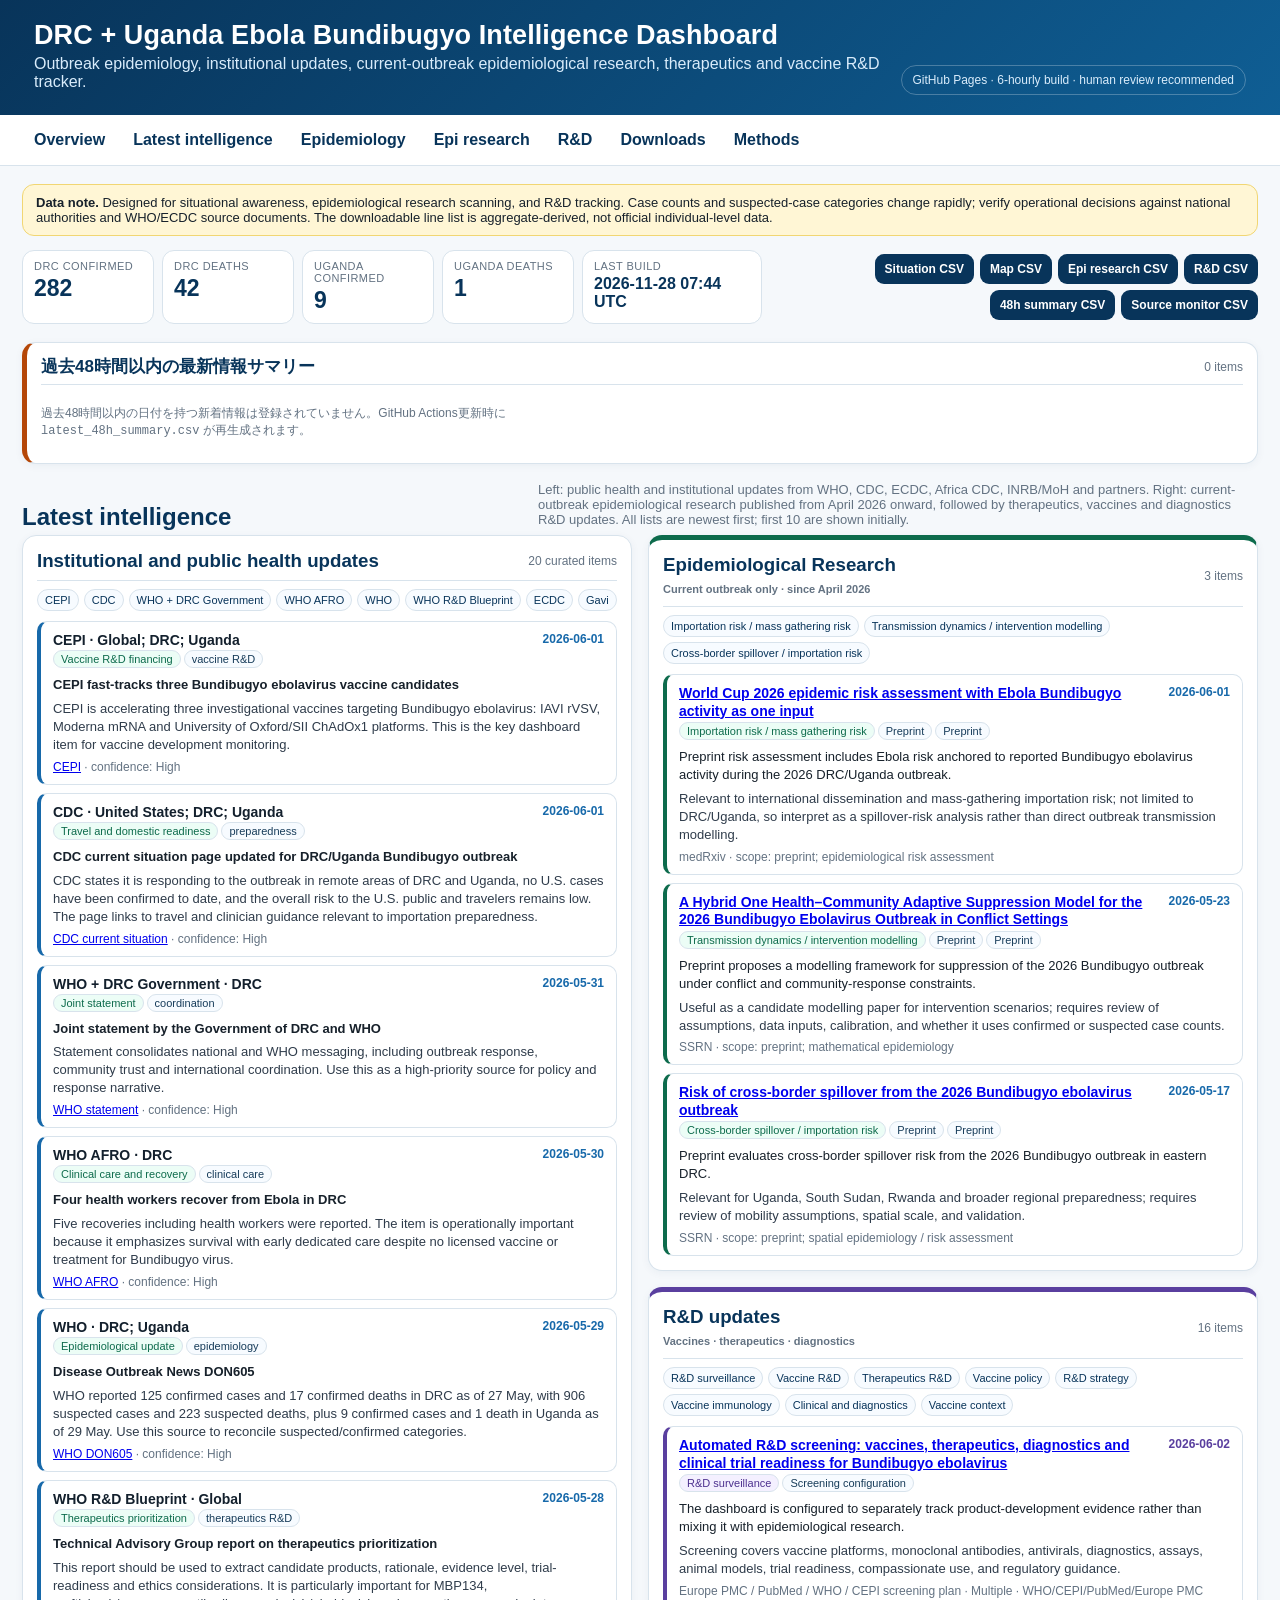
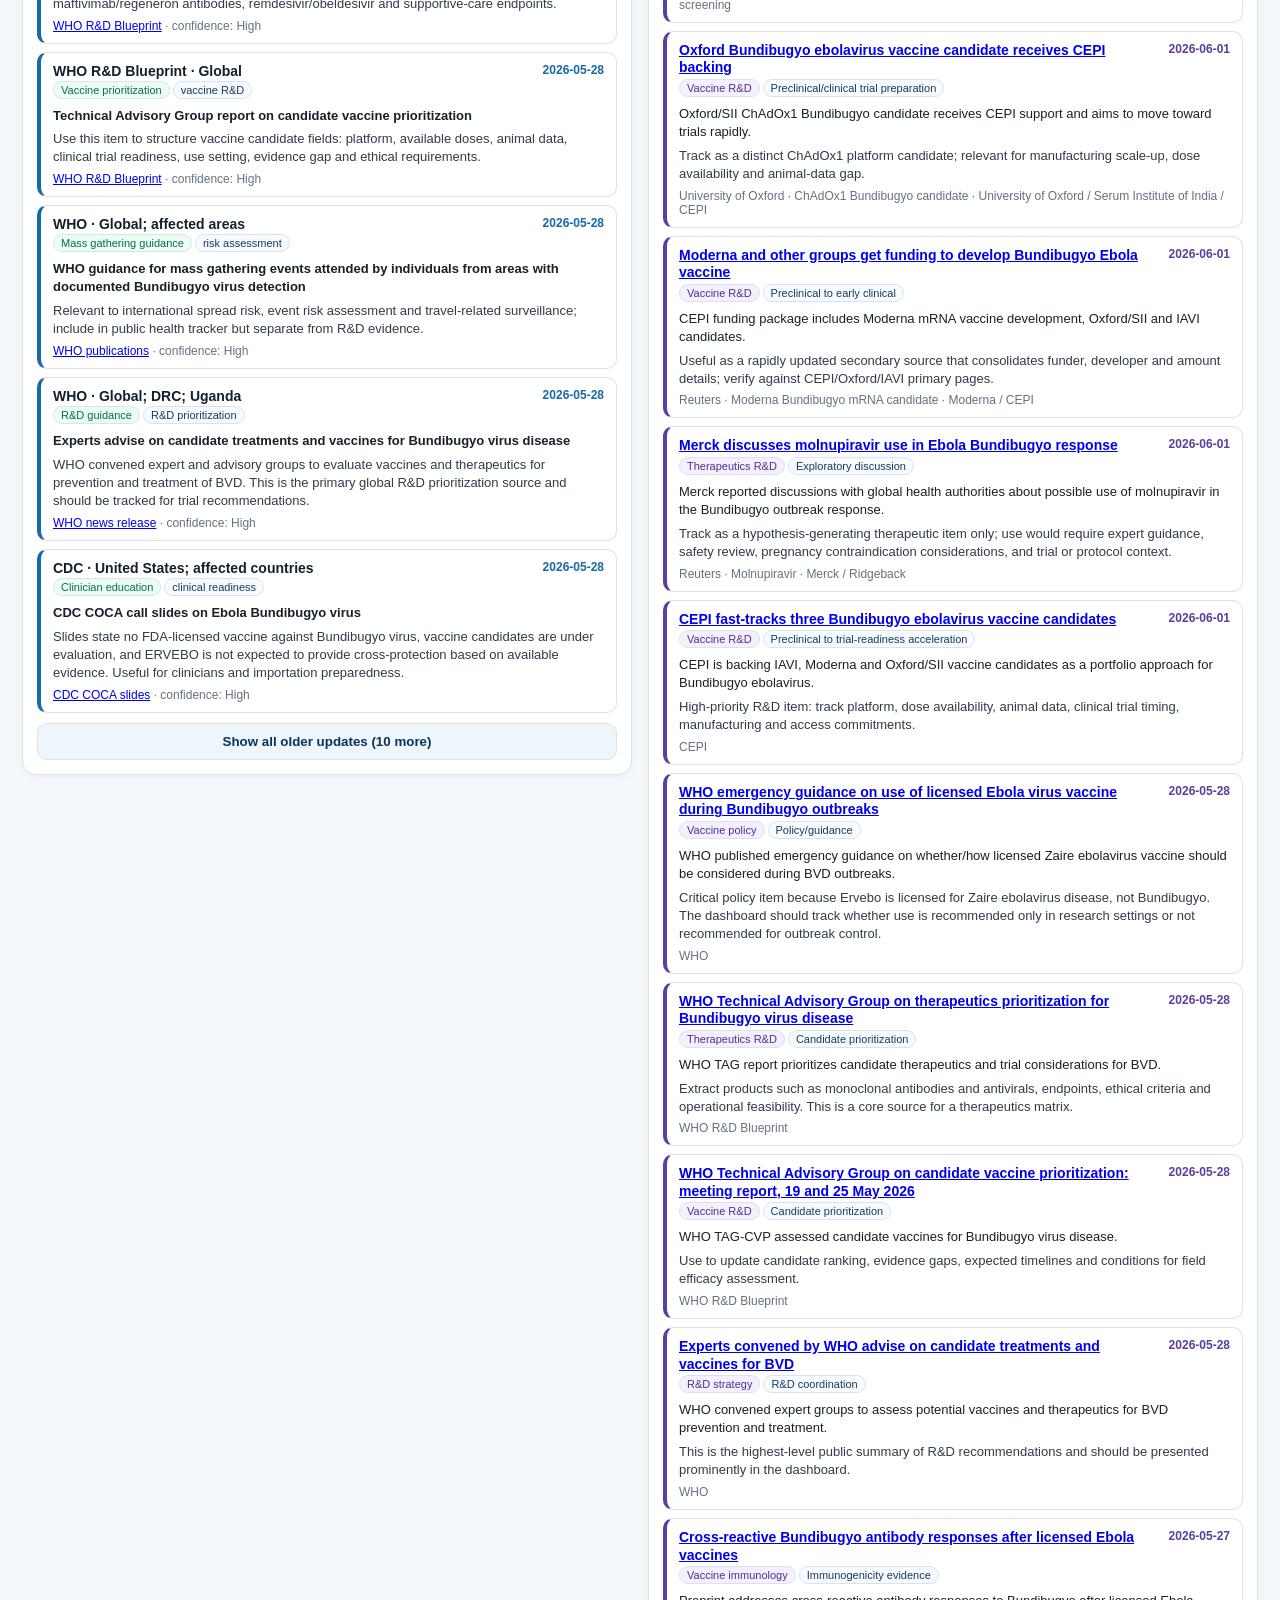
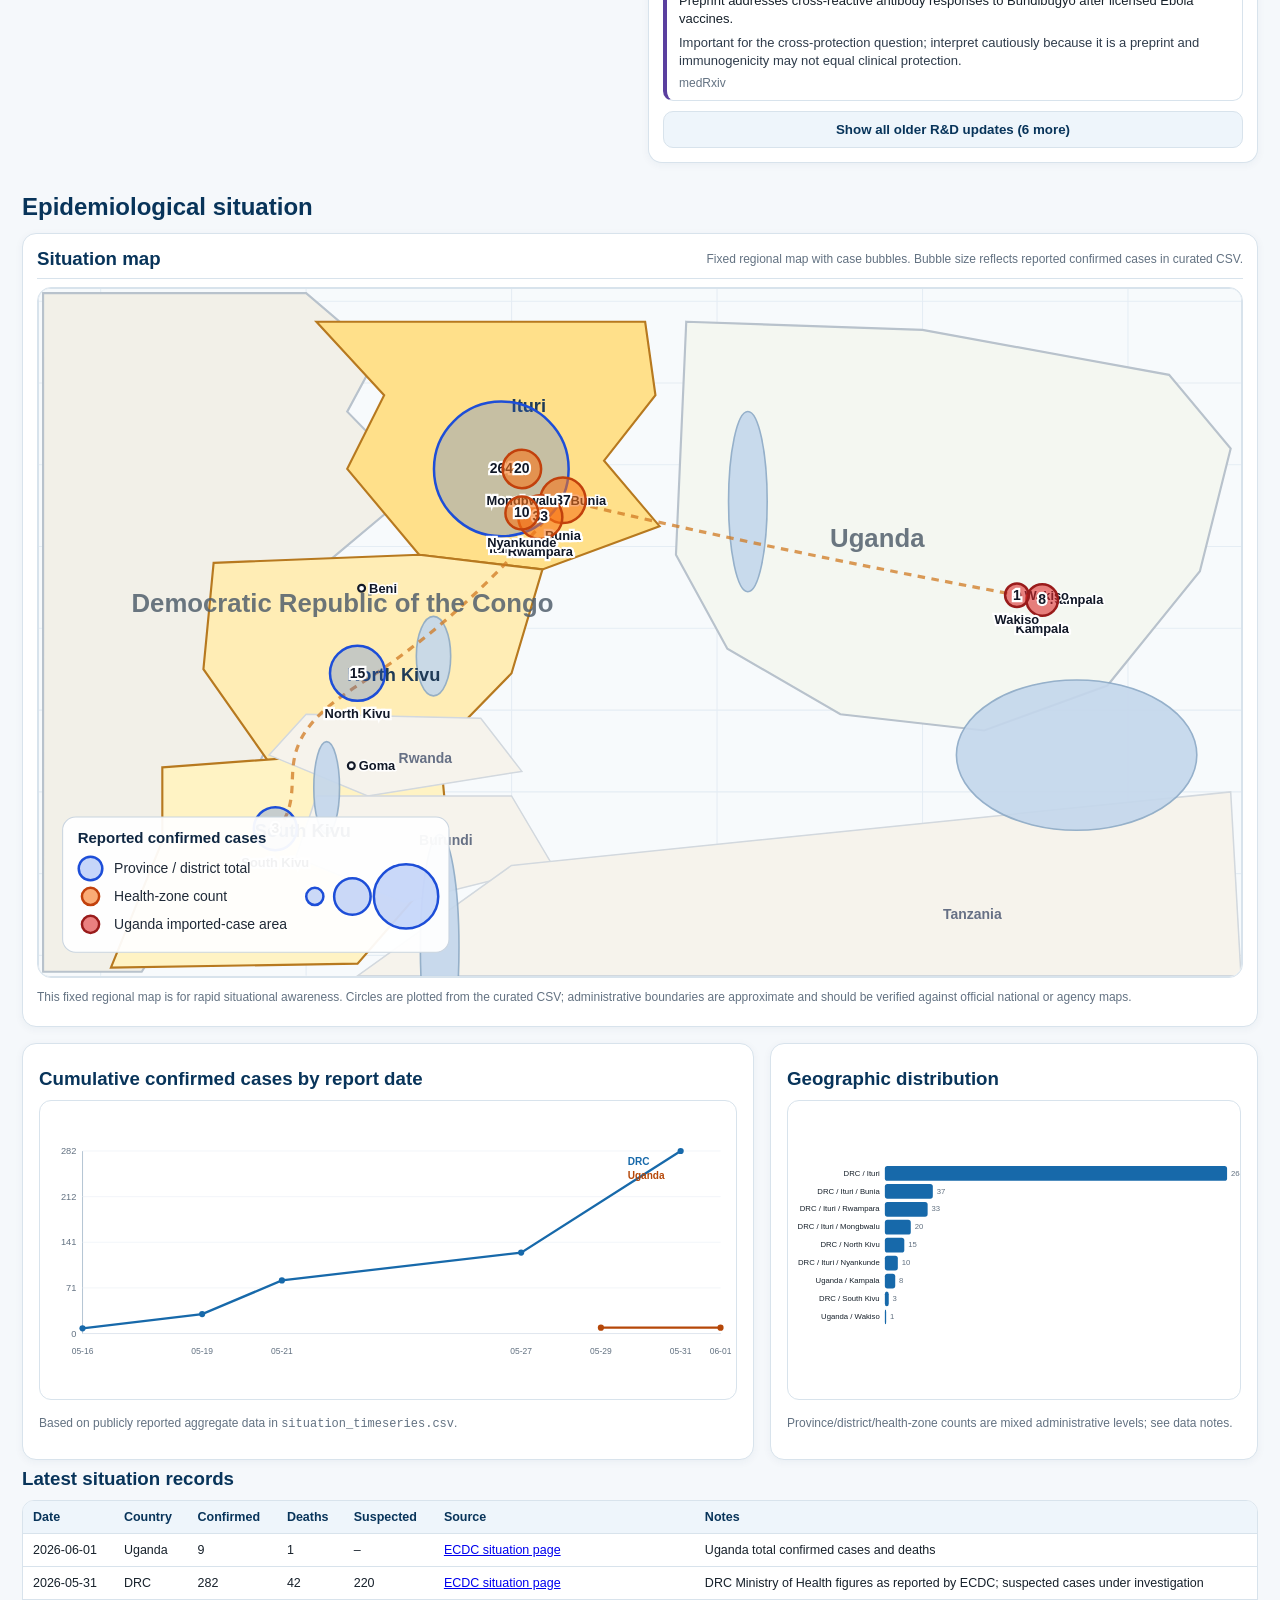
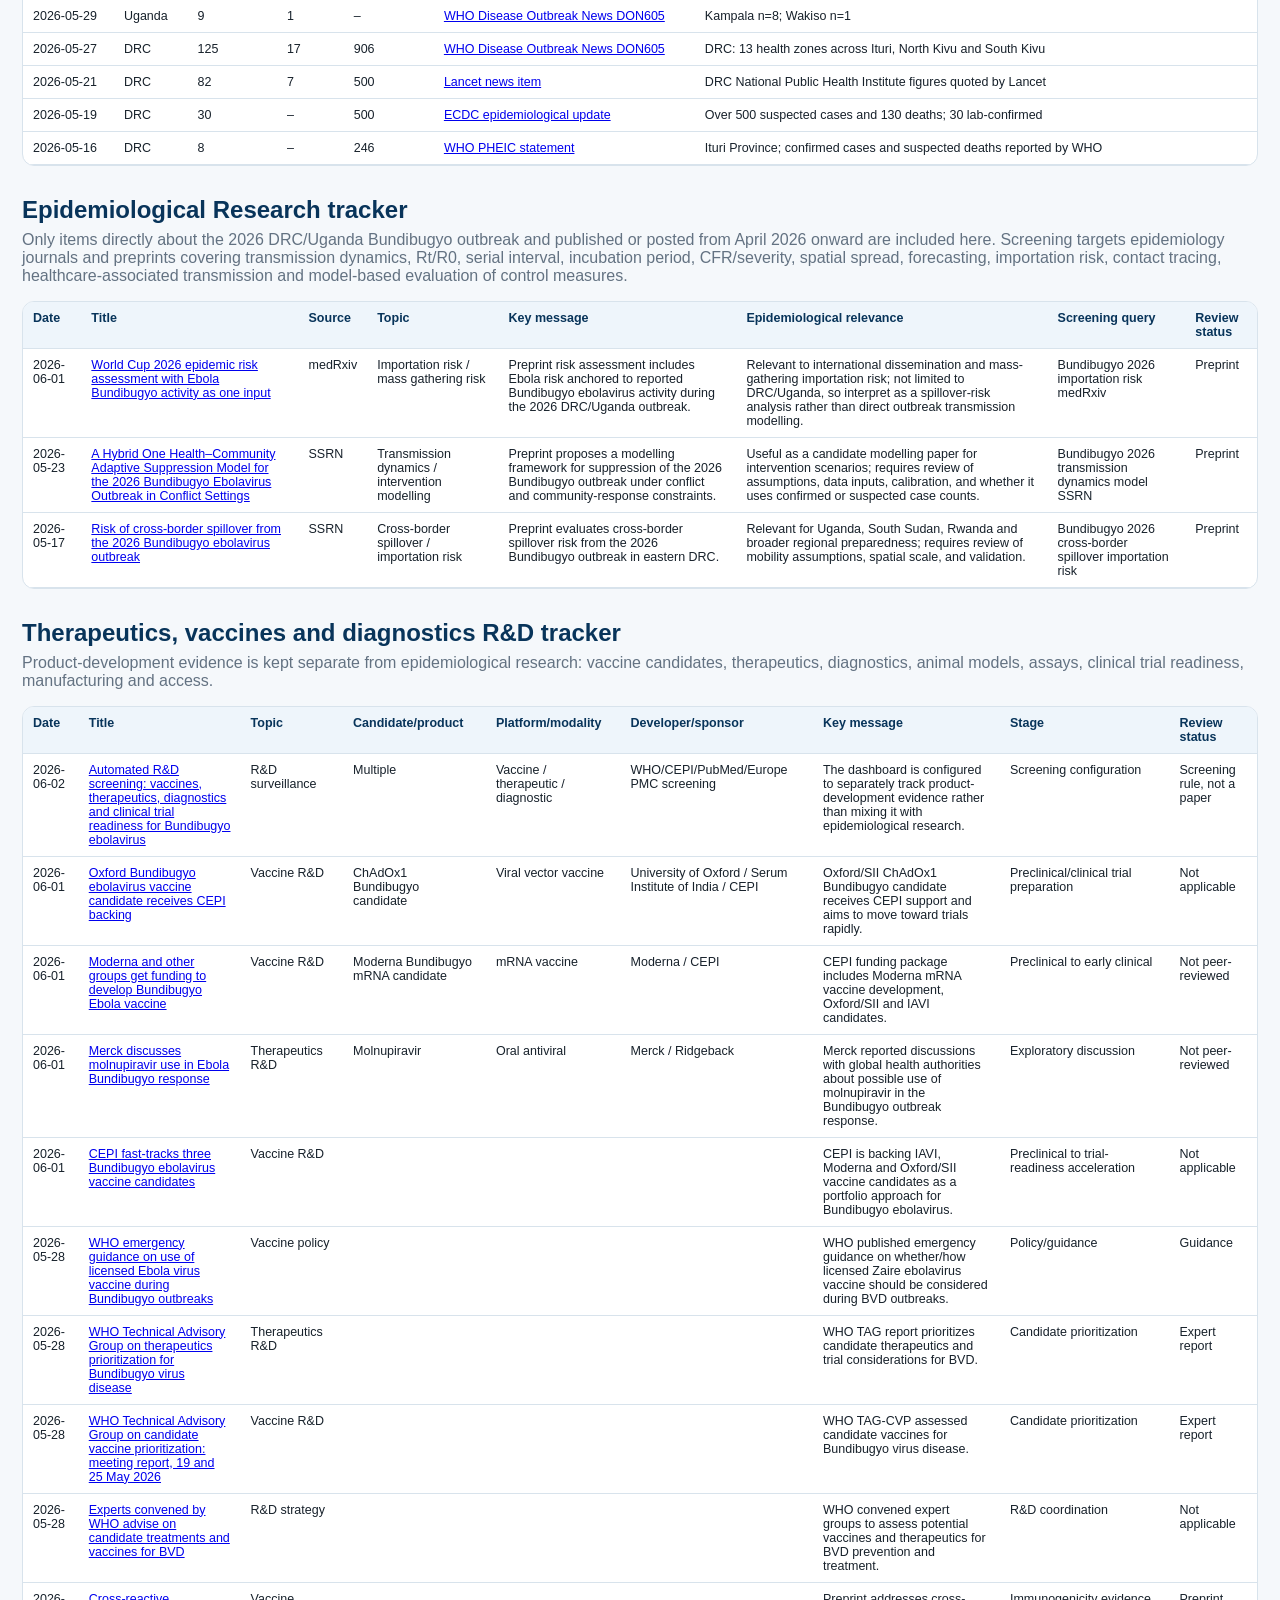
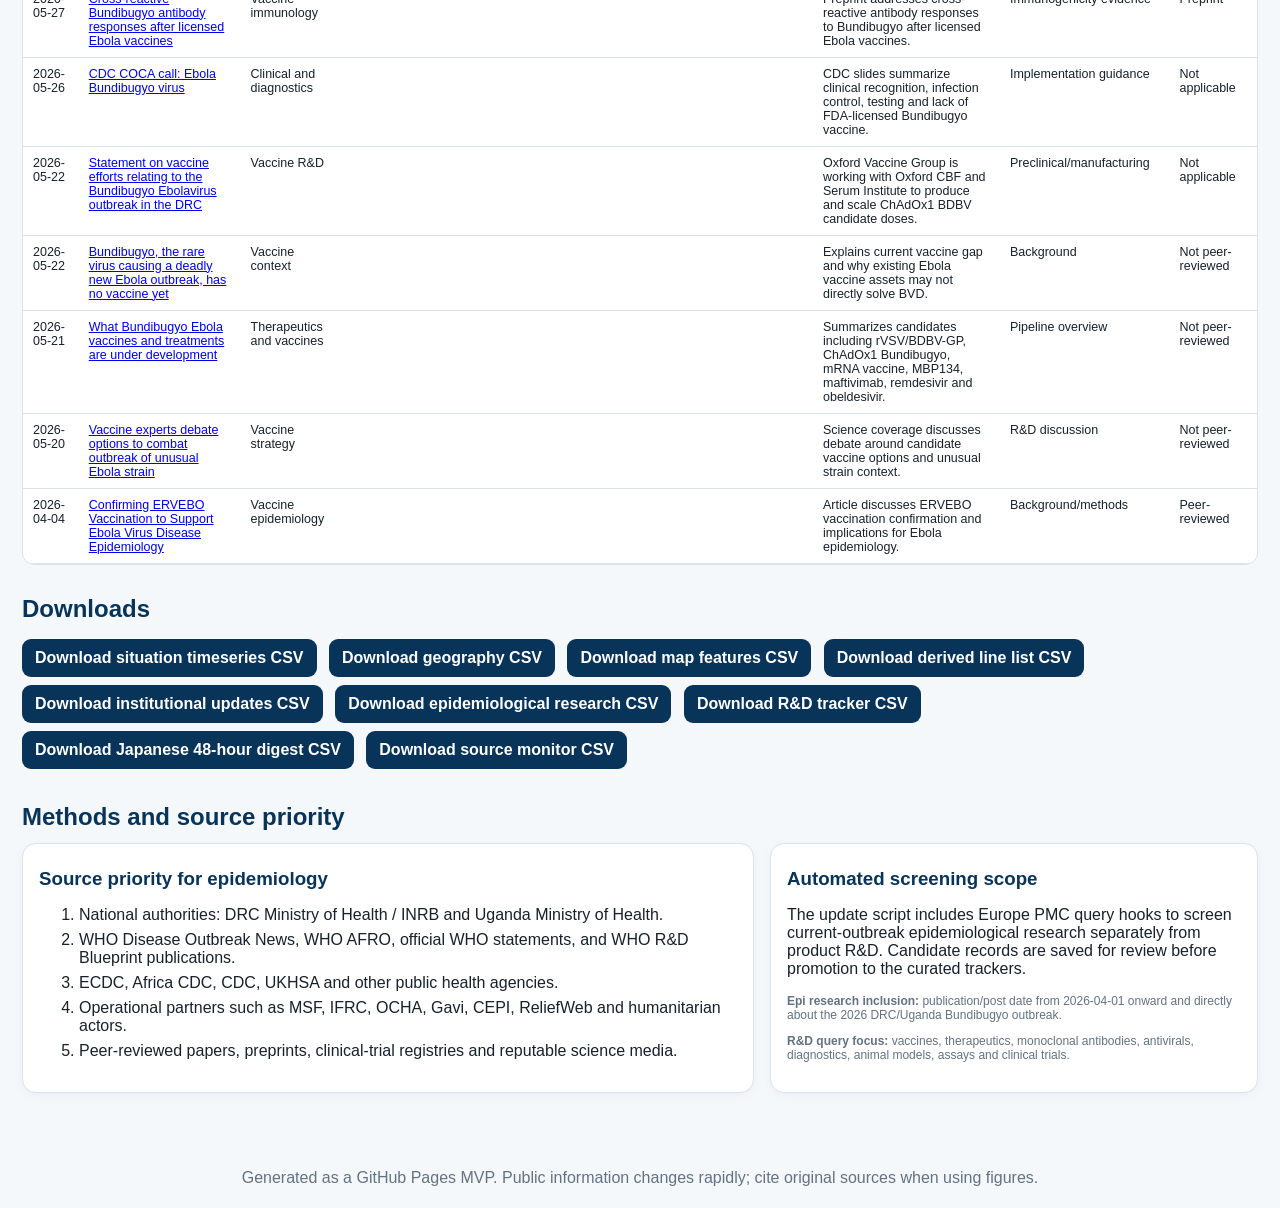
<file: docs/index.html>
<!doctype html>
<html lang="en">
<head>
  <meta charset="utf-8" />
  <meta name="viewport" content="width=device-width, initial-scale=1" />
  <title>DRC + Uganda Ebola Bundibugyo Epidemiology, Research & R&D Intelligence Dashboard</title>
  <link rel="stylesheet" href="styles.css" />
</head>
<body>
<header>
  <div class="header-inner">
    <div>
      <h1>DRC + Uganda Ebola Bundibugyo Intelligence Dashboard</h1>
      <p>Outbreak epidemiology, institutional updates, current-outbreak epidemiological research, therapeutics and vaccine R&D tracker.</p>
    </div>
    <div class="header-note">GitHub Pages · 6-hourly build · human review recommended</div>
  </div>
</header>
<nav><div class="tabs">
  <a href="#overview">Overview</a><a href="#intel">Latest intelligence</a><a href="#epi">Epidemiology</a><a href="#research">Epi research</a><a href="#rnd">R&D</a><a href="#downloads">Downloads</a><a href="#methods">Methods</a>
</div></nav>
<main class="container">
  <div class="notice compact"><strong>Data note.</strong> Designed for situational awareness, epidemiological research scanning, and R&D tracking. Case counts and suspected-case categories change rapidly; verify operational decisions against national authorities and WHO/ECDC source documents. The downloadable line list is aggregate-derived, not official individual-level data.</div>

  <section id="overview" class="overview-compact">
    <div class="mini-grid">
      <div class="mini metric"><span>DRC confirmed</span><strong id="drcConfirmed">–</strong></div>
      <div class="mini metric"><span>DRC deaths</span><strong id="drcDeaths">–</strong></div>
      <div class="mini metric"><span>Uganda confirmed</span><strong id="ugaConfirmed">–</strong></div>
      <div class="mini metric"><span>Uganda deaths</span><strong id="ugaDeaths">–</strong></div>
      <div class="mini wide"><span>Last build</span><strong id="lastUpdated">loading…</strong></div>
    </div>
    <div class="compact-actions">
      <a class="button smallbtn" href="data/situation_timeseries.csv" download>Situation CSV</a>
      <a class="button smallbtn" href="data/map_features.csv" download>Map CSV</a>
      <a class="button smallbtn" href="data/epidemiological_research.csv" download>Epi research CSV</a>
      <a class="button smallbtn" href="data/rd_tracker.csv" download>R&D CSV</a>
      <a class="button smallbtn" href="data/latest_48h_summary.csv" download>48h summary CSV</a>
      <a class="button smallbtn" href="data/source_monitor.csv" download>Source monitor CSV</a>
    </div>
  </section>

  <section id="latest48" class="latest48 card compact-digest">
    <div class="digest-head">
      <h2>過去48時間以内の最新情報サマリー</h2>
      <span id="latest48Count" class="count"></span>
    </div>
    <div id="latest48Summary" class="digest-list">読み込み中…</div>
  </section>

  <section id="intel">
    <div class="section-head">
      <h2>Latest intelligence</h2>
      <p>Left: public health and institutional updates from WHO, CDC, ECDC, Africa CDC, INRB/MoH and partners. Right: current-outbreak epidemiological research published from April 2026 onward, followed by therapeutics, vaccines and diagnostics R&D updates. All lists are newest first; first 10 are shown initially.</p>
    </div>
    <div class="grid intel-grid">
      <div class="card panel">
        <div class="panel-title"><h3>Institutional and public health updates</h3><span id="responseCount" class="count"></span></div>
        <div class="filters" id="responseFilters"></div>
        <div id="responseTimeline" class="timeline dense"></div>
        <button id="toggleResponse" class="more">Show all older updates</button>
      </div>
      <div class="right-stack">
        <div class="card panel emphasis-epi">
          <div class="panel-title"><h3>Epidemiological Research<br><small>Current outbreak only · since April 2026</small></h3><span id="epiResearchCount" class="count"></span></div>
          <div class="filters" id="epiResearchFilters"></div>
          <div id="epiResearchTimeline" class="timeline dense epi-research"></div>
          <button id="toggleEpiResearch" class="more">Show all older epidemiology items</button>
        </div>
        <div class="card panel emphasis-rd">
          <div class="panel-title"><h3>R&D updates<br><small>Vaccines · therapeutics · diagnostics</small></h3><span id="rdCount" class="count"></span></div>
          <div class="filters" id="rdFilters"></div>
          <div id="rdTimeline" class="timeline dense rd-timeline"></div>
          <button id="toggleRD" class="more">Show all older R&D updates</button>
        </div>
      </div>
    </div>
  </section>

  <section id="epi">
    <h2>Epidemiological situation</h2>
    <div class="card map-card full-map">
      <div class="map-head"><h3>Situation map</h3><span class="small">Fixed regional map with case bubbles. Bubble size reflects reported confirmed cases in curated CSV.</span></div>
      <div id="epiMap" class="epi-map"></div>
      <p class="small">This fixed regional map is for rapid situational awareness. Circles are plotted from the curated CSV; administrative boundaries are approximate and should be verified against official national or agency maps.</p>
    </div>
    <div class="grid two epi-charts">
      <div class="card"><h3>Cumulative confirmed cases by report date</h3><svg id="curve"></svg><p class="small">Based on publicly reported aggregate data in <code>situation_timeseries.csv</code>.</p></div>
      <div class="card"><h3>Geographic distribution</h3><svg id="geoBars"></svg><p class="small">Province/district/health-zone counts are mixed administrative levels; see data notes.</p></div>
    </div>
    <h3>Latest situation records</h3>
    <div class="table-wrap"><table id="situationTable"></table></div>
  </section>

  <section id="research">
    <h2>Epidemiological Research tracker</h2>
    <p class="lead">Only items directly about the 2026 DRC/Uganda Bundibugyo outbreak and published or posted from April 2026 onward are included here. Screening targets epidemiology journals and preprints covering transmission dynamics, Rt/R0, serial interval, incubation period, CFR/severity, spatial spread, forecasting, importation risk, contact tracing, healthcare-associated transmission and model-based evaluation of control measures.</p>
    <div class="table-wrap"><table id="epiResearchTable"></table></div>
  </section>

  <section id="rnd">
    <h2>Therapeutics, vaccines and diagnostics R&D tracker</h2>
    <p class="lead">Product-development evidence is kept separate from epidemiological research: vaccine candidates, therapeutics, diagnostics, animal models, assays, clinical trial readiness, manufacturing and access.</p>
    <div class="table-wrap"><table id="rdTable"></table></div>
  </section>

  <section id="downloads">
    <h2>Downloads</h2>
    <a class="button" href="data/situation_timeseries.csv" download>Download situation timeseries CSV</a>
    <a class="button" href="data/geography.csv" download>Download geography CSV</a>
    <a class="button" href="data/map_features.csv" download>Download map features CSV</a>
    <a class="button" href="data/derived_line_list.csv" download>Download derived line list CSV</a>
    <a class="button" href="data/response_tracker.csv" download>Download institutional updates CSV</a>
    <a class="button" href="data/epidemiological_research.csv" download>Download epidemiological research CSV</a>
    <a class="button" href="data/rd_tracker.csv" download>Download R&D tracker CSV</a>
    <a class="button" href="data/latest_48h_summary.csv" download>Download Japanese 48-hour digest CSV</a>
    <a class="button" href="data/source_monitor.csv" download>Download source monitor CSV</a>
  </section>

  <section id="methods">
    <h2>Methods and source priority</h2>
    <div class="grid two">
      <div class="card">
        <h3>Source priority for epidemiology</h3>
        <ol class="source-list">
          <li>National authorities: DRC Ministry of Health / INRB and Uganda Ministry of Health.</li>
          <li>WHO Disease Outbreak News, WHO AFRO, official WHO statements, and WHO R&D Blueprint publications.</li>
          <li>ECDC, Africa CDC, CDC, UKHSA and other public health agencies.</li>
          <li>Operational partners such as MSF, IFRC, OCHA, Gavi, CEPI, ReliefWeb and humanitarian actors.</li>
          <li>Peer-reviewed papers, preprints, clinical-trial registries and reputable science media.</li>
        </ol>
      </div>
      <div class="card">
        <h3>Automated screening scope</h3>
        <p>The update script includes Europe PMC query hooks to screen current-outbreak epidemiological research separately from product R&D. Candidate records are saved for review before promotion to the curated trackers.</p>
        <p class="small"><strong>Epi research inclusion:</strong> publication/post date from 2026-04-01 onward and directly about the 2026 DRC/Uganda Bundibugyo outbreak.</p>
        <p class="small"><strong>R&D query focus:</strong> vaccines, therapeutics, monoclonal antibodies, antivirals, diagnostics, animal models, assays and clinical trials.</p>
      </div>
    </div>
  </section>
</main>
<footer>Generated as a GitHub Pages MVP. Public information changes rapidly; cite original sources when using figures.</footer>
<script src="app.js"></script>
</body>
</html>
</file>
<file: docs/styles.css>
:root{--navy:#08345a;--blue:#1769aa;--light:#f5f8fb;--line:#d8e3ec;--warn:#fff6d5;--text:#17212b;--muted:#637282;--green:#0d6b4c;--purple:#5a3f9f;--orange:#b54708}*{box-sizing:border-box}body{margin:0;font-family:-apple-system,BlinkMacSystemFont,'Segoe UI',Roboto,'Noto Sans',Arial,sans-serif;color:var(--text);background:var(--light)}header{background:linear-gradient(135deg,var(--navy),#0f5e94);color:white;padding:20px 34px}.header-inner{max-width:1280px;margin:0 auto;display:flex;gap:18px;align-items:flex-end;justify-content:space-between}header h1{margin:0 0 4px;font-size:27px;letter-spacing:.1px}header p{margin:4px 0;color:#d9ecfb}.header-note{font-size:12px;color:#d9ecfb;border:1px solid rgba(255,255,255,.25);border-radius:999px;padding:7px 11px;white-space:nowrap}.container{max-width:1280px;margin:0 auto;padding:18px 22px}.notice{background:var(--warn);border:1px solid #f1d673;border-radius:12px;padding:14px 16px;margin-bottom:14px}.notice.compact{font-size:13px;padding:10px 13px}.grid{display:grid;gap:16px}.intel-grid{grid-template-columns:1fr 1fr;align-items:start}.two{grid-template-columns:1.2fr .8fr}.card{background:white;border:1px solid var(--line);border-radius:14px;padding:16px;box-shadow:0 2px 9px rgba(8,52,90,.05)}nav{background:white;border-bottom:1px solid var(--line);position:sticky;top:0;z-index:10}.tabs{max-width:1280px;margin:0 auto;display:flex;gap:4px;overflow:auto;padding:8px 22px}nav a{color:var(--navy);text-decoration:none;font-weight:650;padding:8px 12px;border-radius:8px;white-space:nowrap}nav a:hover{background:#eaf3fb}.overview-compact{display:flex;align-items:center;justify-content:space-between;gap:14px;margin-bottom:18px}.mini-grid{display:grid;grid-template-columns:repeat(4,132px) 180px;gap:8px}.mini{background:white;border:1px solid var(--line);border-radius:12px;padding:9px 11px;min-height:58px}.mini span{display:block;color:var(--muted);font-size:11px;text-transform:uppercase;letter-spacing:.04em}.mini strong{display:block;color:var(--navy);font-size:23px;margin-top:3px}.mini.wide strong{font-size:16px}.compact-actions{display:flex;flex-wrap:wrap;justify-content:flex-end;gap:6px}.button{display:inline-block;background:var(--navy);color:white;text-decoration:none;padding:10px 13px;border-radius:9px;margin:4px 8px 4px 0;font-weight:650;border:0;cursor:pointer}.smallbtn{font-size:12px;padding:8px 10px;margin:0}.section-head{display:flex;justify-content:space-between;gap:20px;align-items:end;margin-top:8px}.section-head h2{margin:12px 0 4px;color:var(--navy)}.section-head p{margin:0 0 8px;color:var(--muted);font-size:13px;max-width:720px}.panel{padding:14px}.panel.emphasis{border-top:5px solid var(--purple)}.panel-title{display:flex;align-items:center;justify-content:space-between;gap:10px;border-bottom:1px solid var(--line);padding-bottom:8px;margin-bottom:8px}.panel-title h3{margin:0;color:var(--navy)}.count{font-size:12px;color:var(--muted);white-space:nowrap}.filters{display:flex;gap:5px;flex-wrap:wrap;margin:4px 0 10px}.filter-chip{font-size:11px;border:1px solid var(--line);border-radius:999px;background:#f7fbff;color:var(--navy);padding:4px 7px}.timeline{display:grid;gap:10px}.timeline.dense{gap:8px}.event{border-left:4px solid var(--blue);padding:10px 12px;background:white;border-radius:10px;border-top:1px solid var(--line);border-right:1px solid var(--line);border-bottom:1px solid var(--line)}.timeline.science .event{border-left-color:var(--purple)}.event.hidden{display:none}.event-head{display:flex;justify-content:space-between;gap:10px;align-items:flex-start}.event .date{font-weight:750;color:var(--blue);font-size:12px;white-space:nowrap}.timeline.science .date{color:var(--purple)}.event .org{font-weight:780;color:#13202d;font-size:14px}.event .title{font-weight:780;color:#13202d;font-size:14px;line-height:1.25}.event p{margin:6px 0;font-size:13px;line-height:1.38}.event .details{color:#2f3c4b}.tag{display:inline-block;border:1px solid var(--line);border-radius:999px;padding:2px 7px;margin:2px 3px 2px 0;font-size:11px;background:#f7fbff;color:#173c5a}.tag.rnd{background:#f4f0ff;color:#4d318f}.tag.green{background:#ecfdf6;color:var(--green)}.small{font-size:12px;color:var(--muted)}.more{width:100%;margin-top:10px;background:#eef5fb;color:var(--navy);border:1px solid var(--line);border-radius:10px;padding:10px;font-weight:750;cursor:pointer}.more:hover{background:#dcecf8}h2{margin:30px 0 12px;color:var(--navy)}h3{margin:8px 0 10px;color:var(--navy)}.lead{color:var(--muted);margin-top:-5px}svg{width:100%;height:300px;border:1px solid var(--line);border-radius:12px;background:white}.table-wrap{overflow:auto;border:1px solid var(--line);border-radius:12px;background:white}table{border-collapse:collapse;width:100%;font-size:12.5px}th,td{padding:9px 10px;border-bottom:1px solid var(--line);vertical-align:top}th{background:#eef5fb;color:var(--navy);text-align:left;position:sticky;top:0}footer{margin-top:36px;padding:22px;color:var(--muted);text-align:center}.source-list li{margin-bottom:7px}@media(max-width:1000px){.intel-grid,.two{grid-template-columns:1fr}.overview-compact{display:block}.mini-grid{grid-template-columns:repeat(2,minmax(130px,1fr));margin-bottom:10px}.header-inner{display:block}.header-note{display:inline-block;margin-top:10px}.container{padding:15px}header{padding:18px}.mini.wide{grid-column:span 2}}@media(max-width:540px){.mini-grid{grid-template-columns:1fr}.mini.wide{grid-column:auto}header h1{font-size:22px}}
.latest48{margin:0 0 18px;padding:12px 14px;border-left:5px solid var(--orange)}
.digest-head{display:flex;align-items:center;justify-content:space-between;gap:10px;border-bottom:1px solid var(--line);padding-bottom:6px;margin-bottom:8px}
.digest-head h2{font-size:17px;margin:0;color:var(--navy)}
.digest-list{display:grid;grid-template-columns:repeat(2,minmax(0,1fr));gap:8px}
.digest-item{background:#fffdf5;border:1px solid #f1d673;border-radius:10px;padding:9px 11px}
.digest-item h3{font-size:13px;line-height:1.25;margin:4px 0;color:var(--navy)}
.digest-item p{font-size:12.5px;line-height:1.45;margin:5px 0 0;color:#2f3c4b}
.digest-meta{display:flex;flex-wrap:wrap;gap:5px;align-items:center;color:var(--muted);font-size:11px}
.digest-meta span{border:1px solid #f1d673;background:#fff8de;border-radius:999px;padding:2px 6px}
@media(max-width:1000px){.digest-list{grid-template-columns:1fr}}
.map-grid{grid-template-columns:1.35fr .65fr;align-items:start}.map-card{padding:14px}.map-head{display:flex;justify-content:space-between;gap:12px;align-items:center;border-bottom:1px solid var(--line);padding-bottom:8px;margin-bottom:10px}.map-head h3{margin:0}.epi-map{height:460px;width:100%;border:1px solid var(--line);border-radius:12px;overflow:hidden;background:#eef3f7}.map-legend{background:white;border:1px solid var(--line);border-radius:8px;padding:8px 10px;font-size:12px;color:var(--text);box-shadow:0 2px 8px rgba(0,0,0,.12);line-height:1.65}.legend-box{display:inline-block;width:16px;height:10px;border:1px solid #d08a00;background:#f4d35e;opacity:.75;margin-right:6px}.legend-dot{display:inline-block;width:10px;height:10px;border-radius:999px;margin-right:8px}.legend-dot.health{background:#e67300}.legend-dot.imported{background:#bd4b18}.map-fallback{height:100%;display:flex;align-items:center;justify-content:center;color:var(--muted);padding:20px;text-align:center}.panel.emphasis-epi{border-top:5px solid #0d6b4c}.timeline.epi-research .event{border-left-color:#0d6b4c}.tag.epi{background:#ecfdf6;color:#0d6b4c}.compact-table{max-height:372px}#epiMap .leaflet-popup-content{font-size:12px;line-height:1.4}@media(max-width:1000px){.map-grid{grid-template-columns:1fr}.epi-map{height:380px}.map-head{display:block}}

/* v5 layout refinements */
.right-stack{display:grid;gap:16px}.panel.emphasis-rd{border-top:5px solid var(--purple)}.rd-timeline .event{border-left-color:var(--purple)}.panel-title small{font-size:11px;color:var(--muted);font-weight:600}.full-map{margin-bottom:16px}.epi-map{height:560px;width:100%;border:1px solid var(--line);border-radius:12px;overflow:hidden;background:#eef3f7}.epi-charts{margin-top:16px}.bubble-label{pointer-events:none;text-align:center}.bubble-label span{display:inline-block;padding:1px 5px;border-radius:999px;background:rgba(255,255,255,.88);border:1px solid rgba(0,0,0,.18);font-weight:800;color:#17212b;font-size:11px;box-shadow:0 1px 3px rgba(0,0,0,.18)}.map-legend .legend-dot.drc{background:#1769aa}.legend-scale{margin-top:6px;color:var(--muted)}.legend-scale .c{display:inline-block;border-radius:999px;background:#1769aa;opacity:.55;border:2px solid #1769aa;vertical-align:middle;margin:0 3px}.legend-scale .smallc{width:10px;height:10px}.legend-scale .medc{width:18px;height:18px}.legend-scale .largec{width:28px;height:28px}.empty-note{padding:12px;background:#f7fbff;border:1px solid var(--line);border-radius:10px}.timeline.rd-timeline .date{color:var(--purple)}@media(max-width:1000px){.epi-map{height:420px}.right-stack{display:grid;gap:14px}}


/* v6: stable static SVG bubble map, no external tile loading */
.epi-map{height:auto;min-height:0;background:#f7fafc;border:1px solid var(--line);border-radius:14px;overflow:hidden;box-shadow:inset 0 0 0 1px rgba(255,255,255,.7)}
.static-map-svg{display:block;width:100%;height:auto;max-height:720px;font-family:Inter,Arial,sans-serif;background:#f7fafc}
.map-bg{fill:#f7fafc}.map-gridline{stroke:#e5edf4;stroke-width:1}.country-drc{fill:#f2f0e8;stroke:#b8c2cc;stroke-width:2}.country-uga{fill:#f4f7f1;stroke:#b8c2cc;stroke-width:2}.neighbor{fill:#f6f3ec;stroke:#d2d8de;stroke-width:1.4}.affected-province{stroke:#b7791f;stroke-width:2}.affected-province.ituri{fill:#ffe08a}.affected-province.nkivu{fill:#ffedb5}.affected-province.skivu{fill:#fff3c4}.map-lake{fill:#c4d7ec;stroke:#8ba9c6;stroke-width:1.5;opacity:.9}.map-road{fill:none;stroke:#d17a22;stroke-width:3;stroke-dasharray:7 6;opacity:.75}.map-country-label{fill:#52606d;font-size:24px;font-weight:800;opacity:.85}.province-label{fill:#1f3b57;font-size:17px;font-weight:800}.map-label{fill:#667085;font-size:13px;font-weight:700}.map-city circle{fill:#fff;stroke:#111827;stroke-width:2}.map-city text{fill:#111827;font-size:12px;font-weight:700;paint-order:stroke;stroke:#fff;stroke-width:3px}.bubble{stroke-width:2.5;vector-effect:non-scaling-stroke}.bubble.province{fill:#2563eb;stroke:#1d4ed8;fill-opacity:.26}.bubble.healthzone{fill:#f97316;stroke:#c2410c;fill-opacity:.58}.bubble.imported{fill:#dc2626;stroke:#991b1b;fill-opacity:.58}.bubble.example{fill:#2563eb;stroke:#1d4ed8;fill-opacity:.24}.bubble-count{font-size:13px;font-weight:900;text-anchor:middle;fill:#111827;paint-order:stroke;stroke:#fff;stroke-width:4px;pointer-events:none}.bubble-name{font-size:12px;font-weight:800;text-anchor:middle;fill:#111827;paint-order:stroke;stroke:#fff;stroke-width:4px;pointer-events:none}.map-legend-svg rect{fill:rgba(255,255,255,.94);stroke:#cad5e0}.map-legend-svg text{font-size:13px;fill:#1f2937}.map-legend-svg .legend-title{font-weight:900;font-size:14px;fill:#0f2742}.map-card.full-map{padding:14px 14px 10px}.map-head{margin-bottom:8px}@media(max-width:1000px){.static-map-svg{max-height:none}.map-country-label{font-size:20px}.province-label{font-size:14px}.bubble-name{font-size:11px}.bubble-count{font-size:12px}}
</file>
